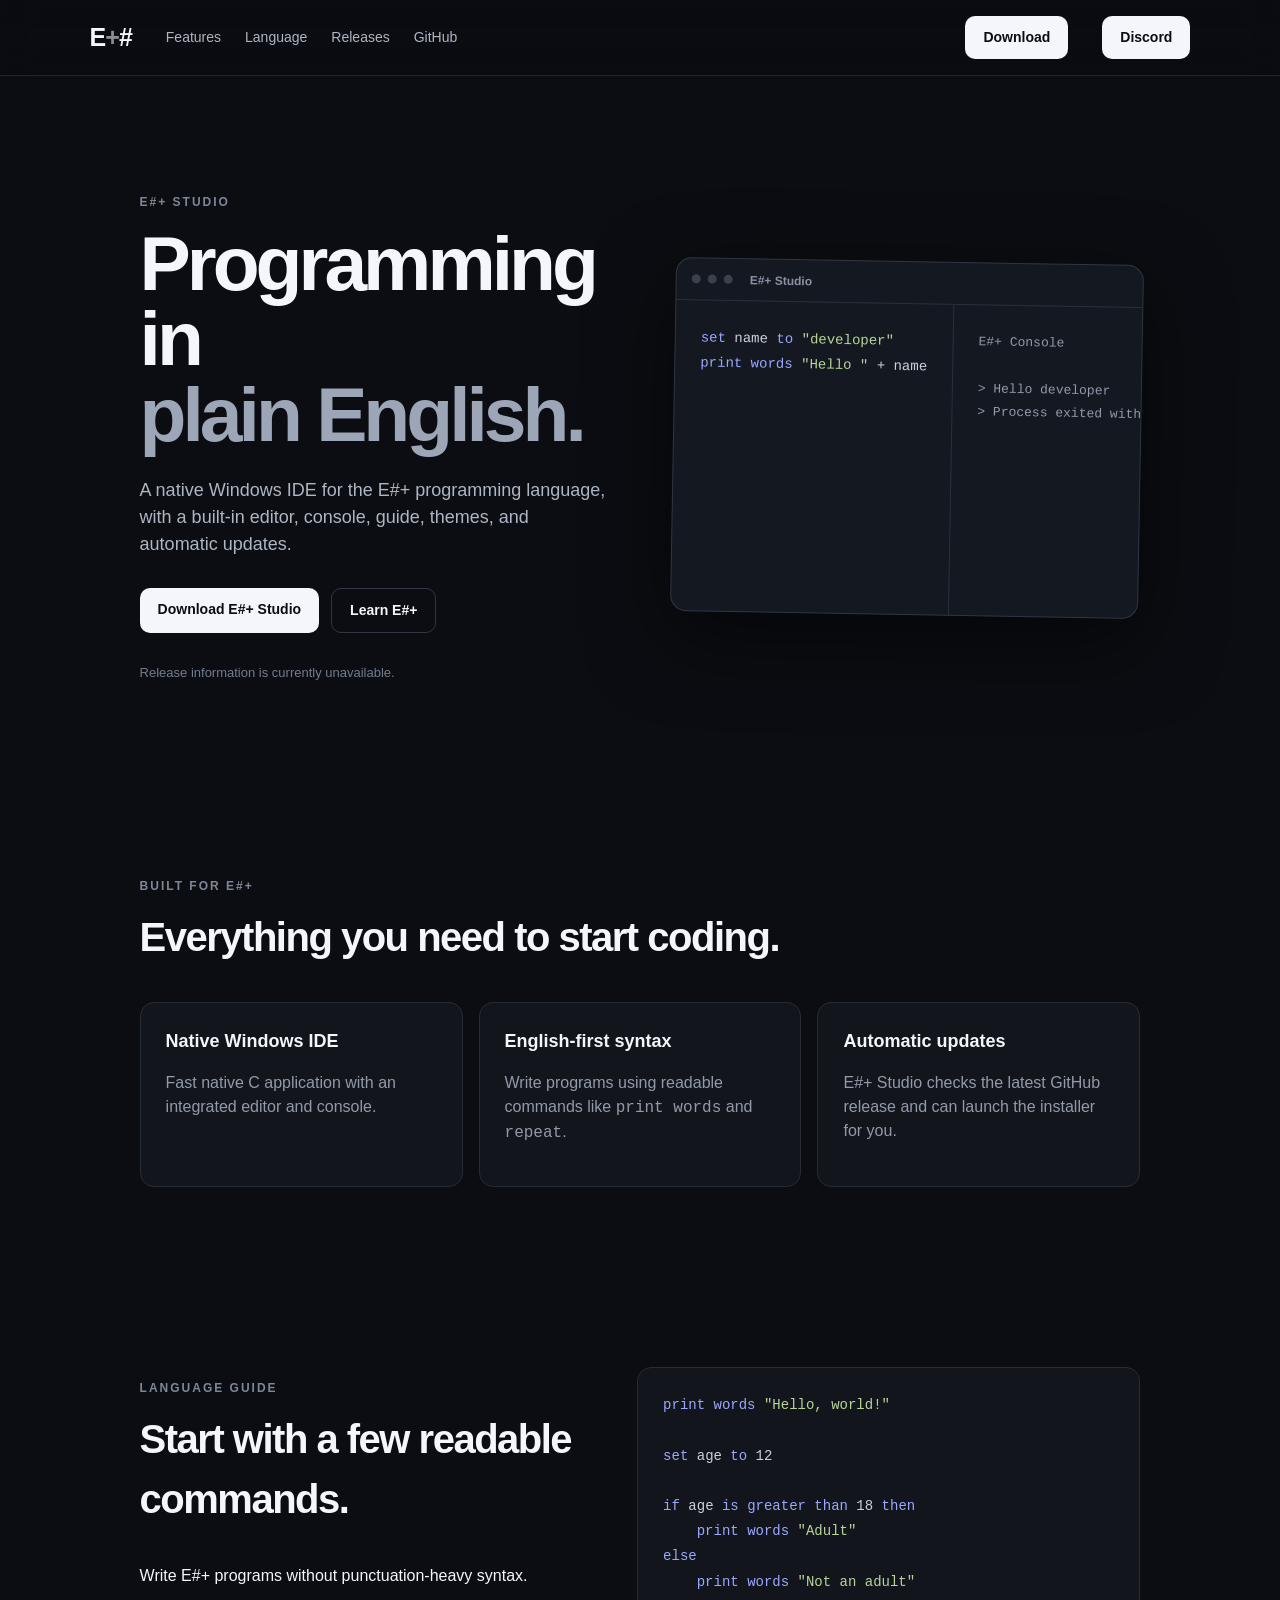
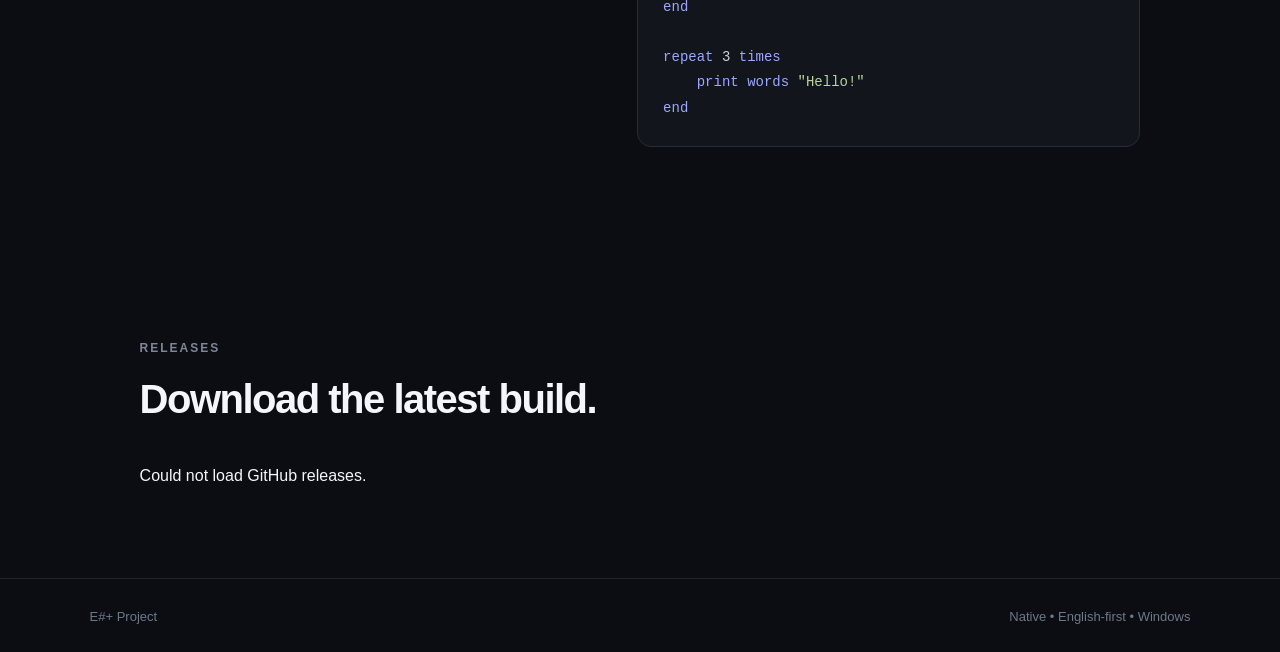
<file: website/index.html>
<!doctype html>
<html lang="en"><head><meta name="google-site-verification" content="vK4CTCaW-WNeiWNpWBkc0BeFrF8aRSjN1Xxv60Hr_zE" /><meta charset="utf-8"><meta name="viewport" content="width=device-width,initial-scale=1"><title>E#+ Studio</title><link rel="stylesheet" href="style.css"></head>
<body><header><div class="brand">E<span>+</span>#</div><nav><a href="#features">Features</a><a href="#guide">Language</a><a href="#releases">Releases</a><a id="githubLink" href="#" target="_blank">GitHub</a></nav><a class="navbtn" id="topDownload" href="#">Download</a><a class="navbtn discord" id="discordLink" href="#" target="_blank" rel="noopener">Discord</a></header>
<main><section class="hero"><div><p class="eyebrow">E#+ STUDIO</p><h1>Programming in<br><span>plain English.</span></h1><p class="lead">A native Windows IDE for the E#+ programming language, with a built-in editor, console, guide, themes, and automatic updates.</p><div class="actions"><a class="primary" id="heroDownload" href="#">Download E#+ Studio</a><a class="secondary" href="#guide">Learn E#+</a></div><p class="version" id="version">Checking latest release…</p></div><div class="window"><div class="bar"><i></i><i></i><i></i><b>E#+ Studio</b></div><div class="mock"><pre><span>set</span> name <span>to</span> <em>"developer"</em>
<span>print words</span> <em>"Hello "</em> + name</pre><div class="console">E#+ Console

&gt; Hello developer
&gt; Process exited with code 0</div></div></div></section>
<section id="features" class="section"><p class="eyebrow">BUILT FOR E#+</p><h2>Everything you need to start coding.</h2><div class="cards"><article><b>Native Windows IDE</b><p>Fast native C application with an integrated editor and console.</p></article><article><b>English-first syntax</b><p>Write programs using readable commands like <code>print words</code> and <code>repeat</code>.</p></article><article><b>Automatic updates</b><p>E#+ Studio checks the latest GitHub release and can launch the installer for you.</p></article></div></section>
<section id="guide" class="section guide"><div><p class="eyebrow">LANGUAGE GUIDE</p><h2>Start with a few readable commands.</h2><p>Write E#+ programs without punctuation-heavy syntax.</p></div><pre><span>print words</span> <em>"Hello, world!"</em>

<span>set</span> age <span>to</span> 12

<span>if</span> age <span>is greater than</span> 18 <span>then</span>
    <span>print words</span> <em>"Adult"</em>
<span>else</span>
    <span>print words</span> <em>"Not an adult"</em>
<span>end</span>

<span>repeat</span> 3 <span>times</span>
    <span>print words</span> <em>"Hello!"</em>
<span>end</span></pre></section>
<section id="releases" class="section releases"><p class="eyebrow">RELEASES</p><h2>Download the latest build.</h2><div id="releaseBox">Loading releases…</div></section></main><footer><span>E#+ Project</span><span>Native • English-first • Windows</span></footer><script src="config.js"></script><script src="app.js"></script></body></html>
</file>
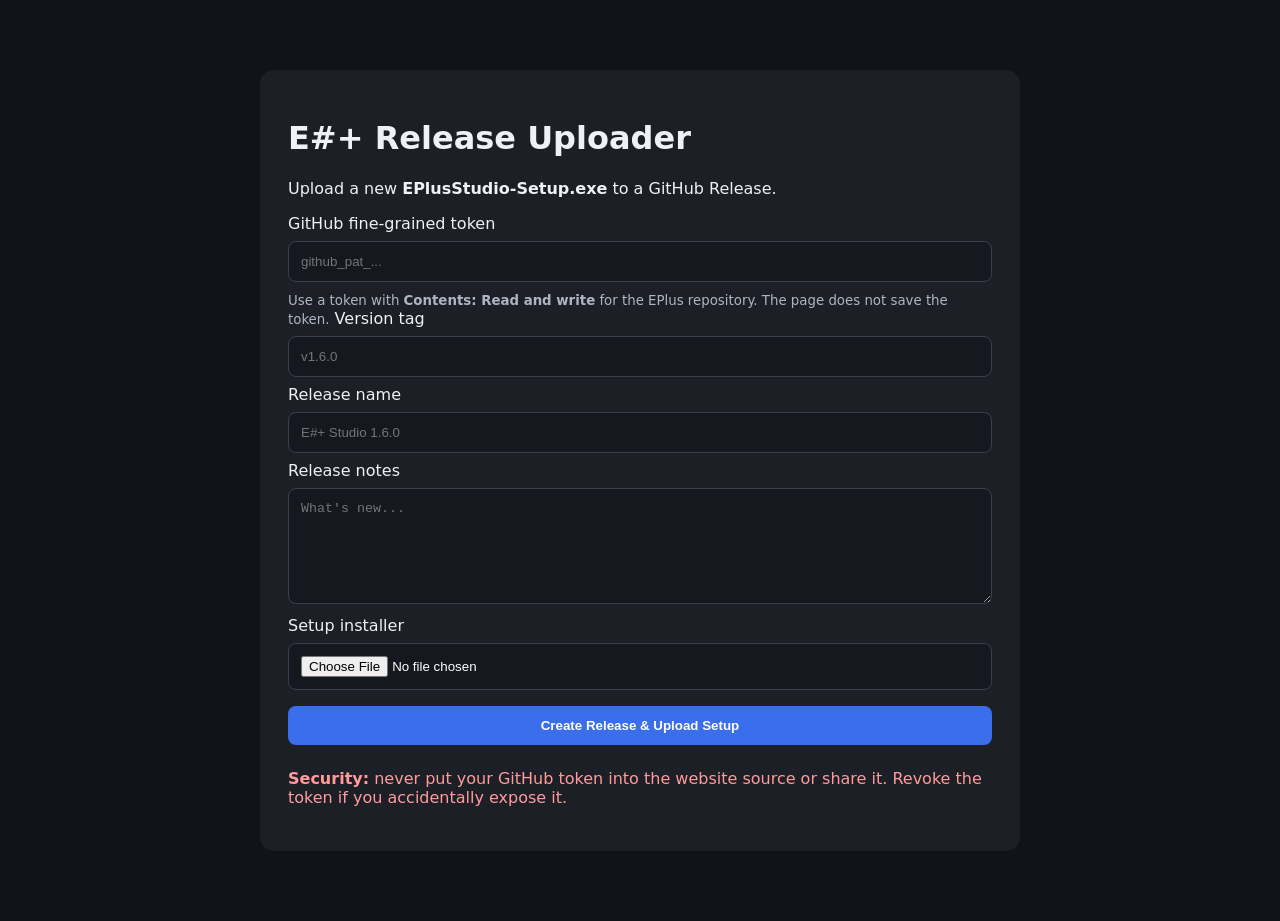
<file: website/upload.html>
<!doctype html>
<html lang="en">
<head>
<meta charset="utf-8">
<meta name="viewport" content="width=device-width,initial-scale=1">
<title>E#+ Release Uploader</title>
<style>
body{font-family:system-ui,sans-serif;background:#10131a;color:#eef1f7;max-width:760px;margin:50px auto;padding:20px}
.card{background:#1c1f26;padding:28px;border-radius:14px}
input,textarea,button{width:100%;box-sizing:border-box;margin:8px 0;padding:12px;border-radius:8px;border:1px solid #3a404d;background:#15181f;color:#fff}
button{cursor:pointer;background:#3b6eea;border:0;font-weight:700}
small{color:#aeb5c2}.danger{color:#ff9b9b}#status{white-space:pre-wrap}
</style>
</head>
<body>
<div class="card">
<h1>E#+ Release Uploader</h1>
<p>Upload a new <b>EPlusStudio-Setup.exe</b> to a GitHub Release.</p>
<label>GitHub fine-grained token</label>
<input id="token" type="password" autocomplete="off" placeholder="github_pat_...">
<small>Use a token with <b>Contents: Read and write</b> for the EPlus repository. The page does not save the token.</small>
<label>Version tag</label>
<input id="tag" placeholder="v1.6.0">
<label>Release name</label>
<input id="name" placeholder="E#+ Studio 1.6.0">
<label>Release notes</label>
<textarea id="notes" rows="6" placeholder="What's new..."></textarea>
<label>Setup installer</label>
<input id="file" type="file" accept=".exe,application/vnd.microsoft.portable-executable">
<button id="upload">Create Release & Upload Setup</button>
<p id="status"></p>
<p class="danger"><b>Security:</b> never put your GitHub token into the website source or share it. Revoke the token if you accidentally expose it.</p>
</div>
<script>
const owner="liamsettles8-hash",repo="EPlus",api="https://api.github.com";
const $=id=>document.getElementById(id);
function headers(token,extra={}){return {"Accept":"application/vnd.github+json","Authorization":"Bearer "+token,"X-GitHub-Api-Version":"2026-03-10",...extra};}
$("upload").onclick=async()=>{
 const token=$("token").value.trim(),tag=$("tag").value.trim(),name=$("name").value.trim(),notes=$("notes").value, file=$("file").files[0];
 if(!token||!tag||!file){$("status").textContent="Token, version tag, and setup file are required.";return;}
 $("upload").disabled=true;$("status").textContent="Creating release...";
 try{
  const rr=await fetch(api+"/repos/"+owner+"/"+repo+"/releases",{method:"POST",headers:headers(token,{"Content-Type":"application/json"}),body:JSON.stringify({tag_name:tag,name:name||tag,body:notes,draft:false,prerelease:false,generate_release_notes:false})});
  const release=await rr.json();if(!rr.ok)throw new Error(release.message||"Could not create release.");
  $("status").textContent="Release created. Uploading "+file.name+"...";
  const uploadUrl=release.upload_url.replace(/\{\?.*$/,"")+"?name="+encodeURIComponent(file.name);
  const ur=await fetch(uploadUrl,{method:"POST",headers:headers(token,{"Content-Type":file.type||"application/octet-stream"}),body:file});
  const asset=await ur.json();if(!ur.ok)throw new Error(asset.message||"Could not upload asset.");
  $("status").textContent="Done! Release "+tag+" is live.\n"+asset.browser_download_url;
 }catch(e){$("status").textContent="Error: "+e.message;}
 finally{$("upload").disabled=false;}
};
</script>
</body>
</html>
</file>
<file: website/style.css>
*{box-sizing:border-box}body{margin:0;background:#0b0d12;color:#f4f6fb;font-family:Inter,Segoe UI,Arial,sans-serif;line-height:1.5}a{color:inherit;text-decoration:none}header{height:76px;display:flex;align-items:center;gap:34px;padding:0 7%;border-bottom:1px solid #20242e;position:sticky;top:0;background:rgba(11,13,18,.92);backdrop-filter:blur(16px);z-index:5}.brand{font-size:25px;font-weight:900;letter-spacing:-1px}.brand span{opacity:.55}nav{display:flex;gap:24px;flex:1}nav a{color:#aeb5c3;font-size:14px}nav a:hover{color:white}.navbtn,.primary{background:#f4f6fb;color:#0b0d12;border-radius:10px;padding:11px 18px;font-weight:800;font-size:14px}.hero{max-width:1180px;margin:auto;padding:105px 7% 80px;display:grid;grid-template-columns:1fr 1fr;gap:65px;align-items:center}.eyebrow{font-size:12px;letter-spacing:2px;font-weight:800;color:#7e8798}.hero h1{font-size:clamp(48px,6vw,78px);line-height:.98;letter-spacing:-4px;margin:15px 0 25px}.hero h1 span{color:#9da6b7}.lead{font-size:18px;color:#aeb5c3;max-width:590px}.actions{display:flex;gap:12px;margin:30px 0}.secondary{border:1px solid #303644;border-radius:10px;padding:11px 18px;font-weight:800;font-size:14px}.version{font-size:13px;color:#737c8e}.window{border:1px solid #303644;background:#141820;border-radius:16px;box-shadow:0 25px 80px #0008;overflow:hidden;transform:rotate(1deg)}.bar{height:42px;border-bottom:1px solid #2a303b;display:flex;align-items:center;gap:7px;padding:0 15px;color:#8992a3;font-size:12px}.bar i{width:9px;height:9px;border-radius:50%;background:#3a404c}.bar b{margin-left:10px}.mock{display:grid;grid-template-columns:1.1fr .9fr;min-height:310px}.mock pre,.guide pre{margin:0;padding:25px;font:14px/1.8 Consolas,monospace;color:#cbd1dc}.mock pre span,.guide pre span{color:#9ca8ff}.mock pre em,.guide pre em{color:#b8d69a;font-style:normal}.console{border-left:1px solid #2a303b;padding:25px;color:#929aaa;font:13px/1.8 Consolas,monospace;white-space:pre}.section{max-width:1180px;margin:auto;padding:90px 7%}.section h2{font-size:40px;letter-spacing:-1.5px;margin:8px 0 35px}.cards{display:grid;grid-template-columns:repeat(3,1fr);gap:16px}.cards article{background:#12151c;border:1px solid #262c36;border-radius:14px;padding:25px}.cards b{font-size:18px}.cards p{color:#929aaa}.cards code{font-family:Consolas,monospace}.guide{display:grid;grid-template-columns:1fr 1.1fr;gap:40px}.guide pre{background:#12151c;border:1px solid #262c36;border-radius:14px}.release{display:flex;justify-content:space-between;align-items:center}.release-card{background:#12151c;border:1px solid #262c36;border-radius:14px;padding:22px;margin-top:15px;display:flex;justify-content:space-between;align-items:center}.release-card small{color:#7f8899}.release-card a{background:#f4f6fb;color:#0b0d12;padding:9px 14px;border-radius:8px;font-weight:800}footer{border-top:1px solid #20242e;padding:28px 7%;display:flex;justify-content:space-between;color:#6f7888;font-size:13px}@media(max-width:850px){nav{display:none}.hero,.guide{grid-template-columns:1fr}.cards{grid-template-columns:1fr}.window{transform:none}.mock{grid-template-columns:1fr}.console{border-left:0;border-top:1px solid #2a303b}.hero{padding-top:65px}.hero h1{letter-spacing:-2px}footer{display:block}footer span{display:block;margin:5px 0}}
</file>
